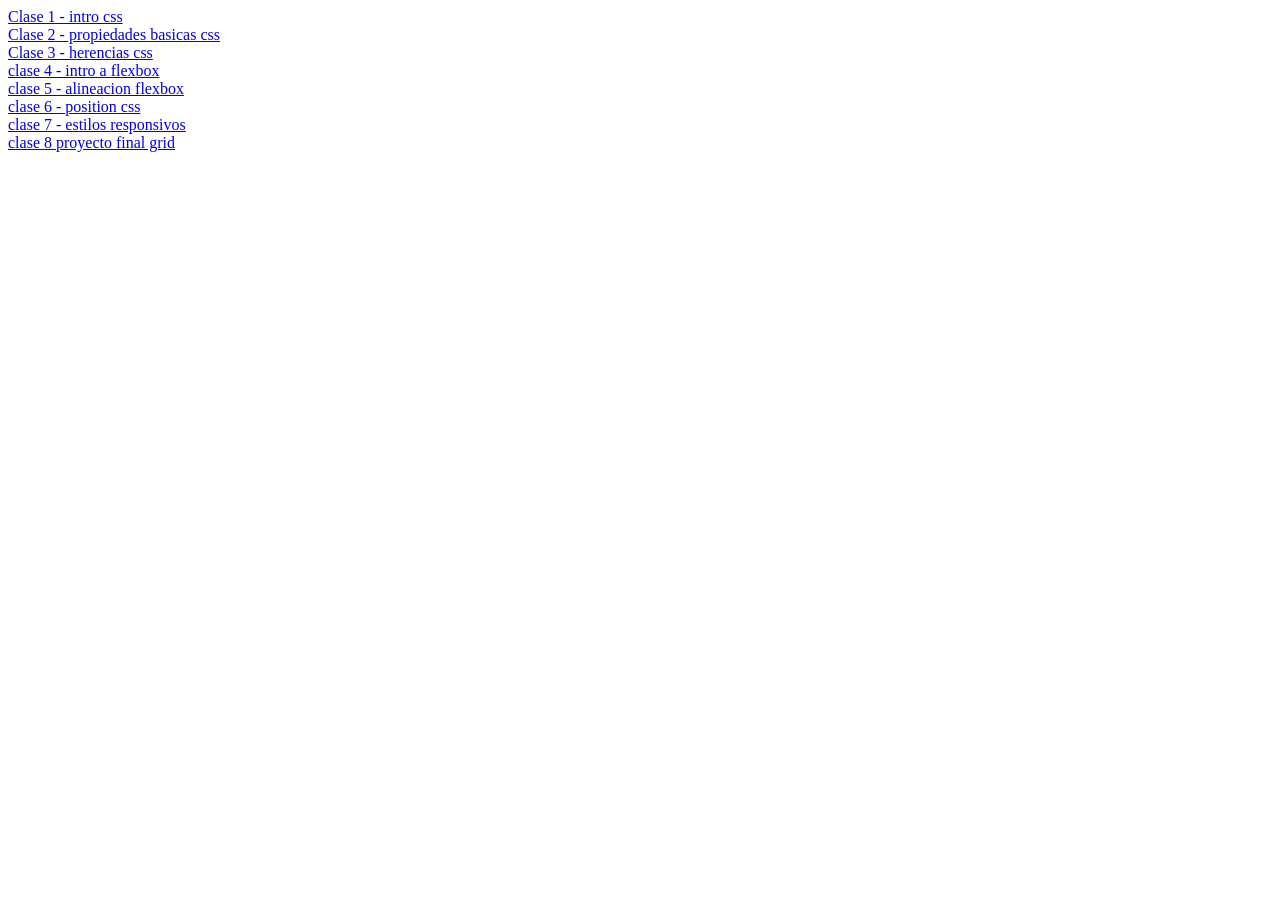
<file: index.html>
<!DOCTYPE html>
<html lang="en">
<head>
<meta charset="UTF-8">
<meta name="viewport" content="width=device-width, initial-scale=1.0">
<title>Document</title>
</head>
<body>

<a href="./01-intro-css/index.html">Clase 1 - intro css</a>
<br>
<a href="./01-propiedades-basicas-css/index.html">Clase 2 - propiedades basicas css</a>
<br>
<a href="./03-herencia-css/index.html">Clase 3 - herencias css</a>
<br>
<a href="./04-intro-flexbox/index.html">clase 4 - intro a flexbox</a>
<br>
<a href="./05-alineacion-flexbox/">clase 5 - alineacion flexbox</a>
<br>
<a href="./06-position-css/">clase 6 - position css</a>
<br>
<a href="./07-estilos-responsivos/">clase 7 - estilos responsivos</a>
<br>
<a href="./08-proyecto-final-grid/">clase 8 proyecto final grid</a>


</body>
</html>
</file>
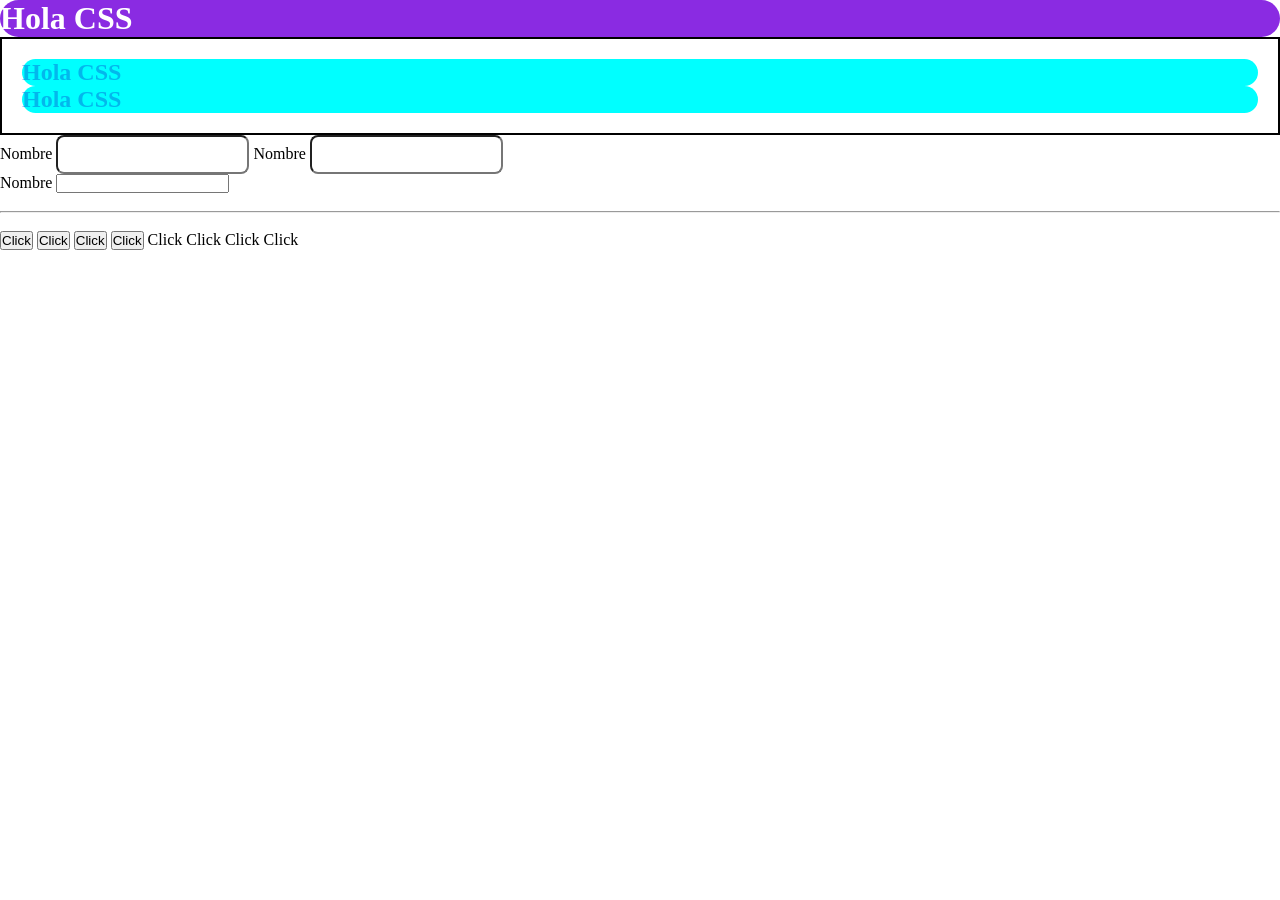
<file: 01-intro-css/index.html>
<!DOCTYPE html>
<html lang="en">
<head>
<meta charset="UTF-8">
<meta name="viewport" content="width=device-width, initial-scale=1.0">
<title>Intro a CSS</title>
<!-- Forma 3: Más efectiva -->
<link rel="stylesheet" href="./style.css">
<!-- Forma 1: CSS interno -->
<style>
    h1{
    background-color: blueviolet;
    }
</style>
</head>
<body>

<!-- Forma 2: CSS Inline -->
<h1 style="color: white">Hola CSS</h1>
<section id="destacados">
    <h1 class="bg-aqua color-blue">Hola CSS</h1>
    <h1 class="bg-aqua color-blue">Hola CSS</h1>
</section>

<!-- Estructura para selector avanzado -->

<form class="form-registro">
    <div class="datos-persona">
    <label for="">Nombre</label>
    <input type="text" class="input-nombre">
    </div>
    <div class="datos-persona">
    <label for="">Nombre</label>
<input type="text" class="input-nombre">
    </div>
</form>

<form class="form-registro">
    <div class="datos-mascota">
    <label for="">Nombre</label>
    <input type="text" class="input-nombre">
    </div>
</form>

<br>
<hr>
<br>

<button>Click</button>
<button>Click</button>
<button>Click</button>
<button>Click</button>

<p>Click</p>
<p>Click</p>
<p>Click</p>
<p>Click</p>

<link rel="preconnect" href="https://fonts.googleapis.com">
<link rel="preconnect" href="https://fonts.gstatic.com" crossorigin>
<link href="https://fonts.googleapis.com/css2?family=Uncial+Antiqua&display=swap" rel="stylesheet">

<link rel="preconnect" href="https://fonts.googleapis.com">
<link rel="preconnect" href="https://fonts.gstatic.com" crossorigin>
<link href="https://fonts.googleapis.com/css2?family=Pacifico&family=Uncial+Antiqua&display=swap" rel="stylesheet">

</body>
</html>
</file>
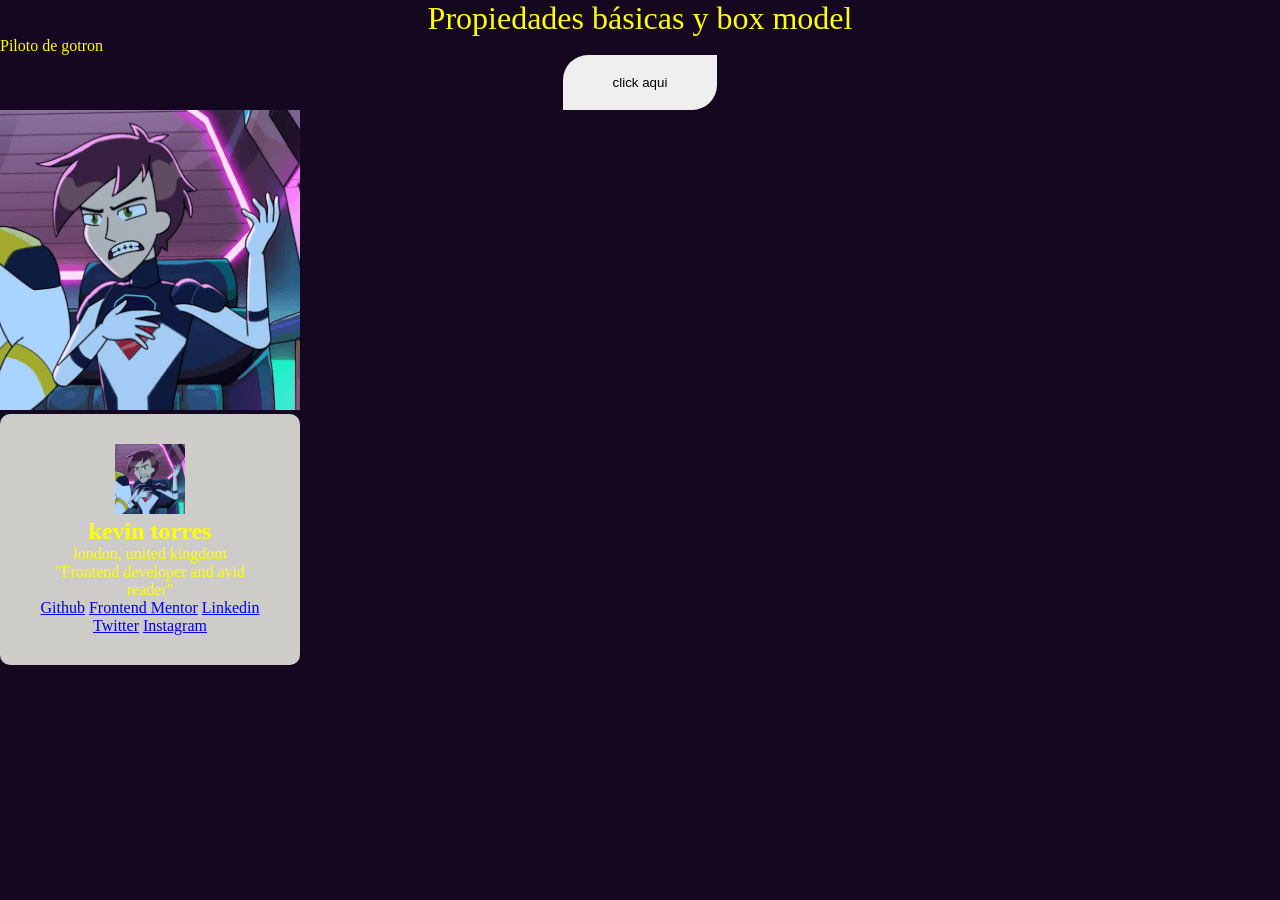
<file: 01-propiedades-basicas-css/index.html>
<!DOCTYPE html>
<html lang="en">
<head>
    <meta charset="UTF-8">
    <meta name="viewport" content="width=
    , initial-scale=1.0">
    <title>Document</title>
    <link rel="preconnect" href="https://fonts.googleapis.com">
<link rel="preconnect" href="https://fonts.gstatic.com" crossorigin>
<link href="https://fonts.googleapis.com/css2?family=Uncial+Antiqua&display=swap" rel="stylesheet">
    <link rel="stylesheet" href="./style.css">
</head>
<body>

<h1 class="titulo">Propiedades básicas y box model</h1>
<p>Piloto de gotron</p>
<div class="btn-box"> <button>click aqui</button>
</div>
<div id="Portada">
    <img src="./assets/778.jpeg" alt="Gotron Pilot">
</div>


<div class="user-card">
<div class="user-card-info">
    <img src="./assets/778.jpeg" width="70" alt="Gotron Pilot">
    <h2>kevin torres</h2>
    <p class="text-green">london, united kingdom</p>
    <p>"Frontend developer and avid reader" </p>
</div>
<div class="user-card-links">
<a href="..." class="btn.link">Github</a>
<a href="..." class="btn.link">Frontend Mentor</a>
<a href="..." class="btn.link">Linkedin</a>
<a href="..." class="btn.link">Twitter</a>
<a href="..." class="btn.link">Instagram</a>

</div>
</div>

    
</body>
</html>
</file>
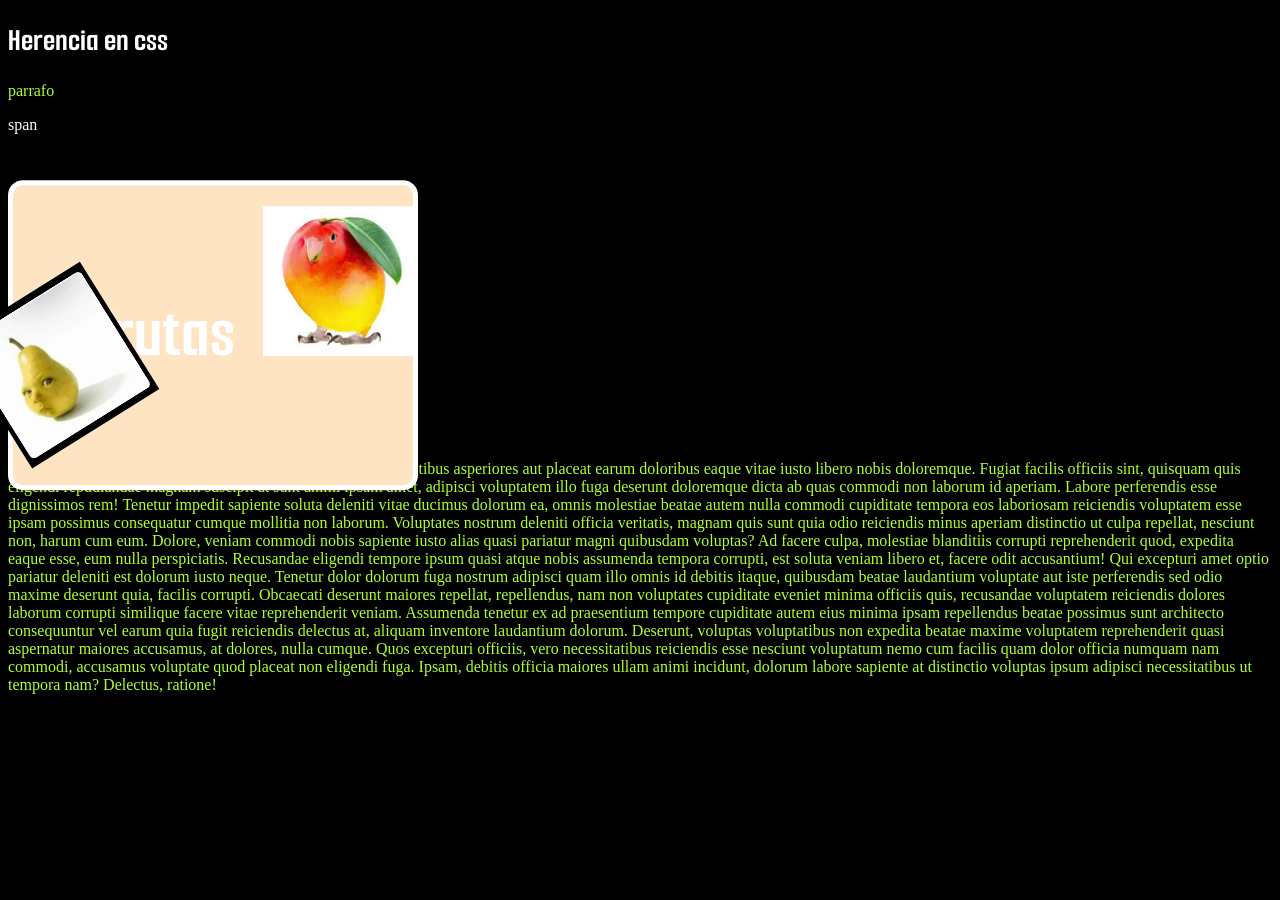
<file: 03-herencia-css/index.html>
<!doctype html>
<html lang="en">
<head>
    <meta charset="UTF-8" />
    <meta name="viewport" content="width=device-width, initial-scale=1.0" />
    <title>herencia en css</title>
    <link rel="stylesheet" href="style.css" />
    <link rel="preconnect" href="https://fonts.googleapis.com" />
    <link rel="preconnect" href="https://fonts.gstatic.com" crossorigin />
    <link
    href="https://fonts.googleapis.com/css2?family=Smooch+Sans:wght@100..900&display=swap"
    rel="stylesheet"
    />
</head>
<body>
    <h1>Herencia en css</h1>

    <p class="p" id="miParrafo">parrafo</p>
    <span>span</span>
    <div class="parent">
    <h1>frutas </h1>
    <img class="mango" src="./assets/mango.jpg" alt="" width="150">
    <img class="pera" src="./assets/pera.webp" alt="" width="150">
    </div>
    <p>Lorem ipsum dolor sit amet consectetur adipisicing elit. Voluptatibus asperiores aut placeat earum doloribus eaque vitae iusto libero nobis doloremque. Fugiat facilis officiis sint, quisquam quis eligendi repudiandae magnam suscipit at sunt animi ipsam amet, adipisci voluptatem illo fuga deserunt doloremque dicta ab quas commodi non laborum id aperiam. Labore perferendis esse dignissimos rem! Tenetur impedit sapiente soluta deleniti vitae ducimus dolorum ea, omnis molestiae beatae autem nulla commodi cupiditate tempora eos laboriosam reiciendis voluptatem esse ipsam possimus consequatur cumque mollitia non laborum. Voluptates nostrum deleniti officia veritatis, magnam quis sunt quia odio reiciendis minus aperiam distinctio ut culpa repellat, nesciunt non, harum cum eum. Dolore, veniam commodi nobis sapiente iusto alias quasi pariatur magni quibusdam voluptas? Ad facere culpa, molestiae blanditiis corrupti reprehenderit quod, expedita eaque esse, eum nulla perspiciatis. Recusandae eligendi tempore ipsum quasi atque nobis assumenda tempora corrupti, est soluta veniam libero et, facere odit accusantium! Qui excepturi amet optio pariatur deleniti est dolorum iusto neque. Tenetur dolor dolorum fuga nostrum adipisci quam illo omnis id debitis itaque, quibusdam beatae laudantium voluptate aut iste perferendis sed odio maxime deserunt quia, facilis corrupti. Obcaecati deserunt maiores repellat, repellendus, nam non voluptates cupiditate eveniet minima officiis quis, recusandae voluptatem reiciendis dolores laborum corrupti similique facere vitae reprehenderit veniam. Assumenda tenetur ex ad praesentium tempore cupiditate autem eius minima ipsam repellendus beatae possimus sunt architecto consequuntur vel earum quia fugit reiciendis delectus at, aliquam inventore laudantium dolorum. Deserunt, voluptas voluptatibus non expedita beatae maxime voluptatem reprehenderit quasi aspernatur maiores accusamus, at dolores, nulla cumque. Quos excepturi officiis, vero necessitatibus reiciendis esse nesciunt voluptatum nemo cum facilis quam dolor officia numquam nam commodi, accusamus voluptate quod placeat non eligendi fuga. Ipsam, debitis officia maiores ullam animi incidunt, dolorum labore sapiente at distinctio voluptas ipsum adipisci necessitatibus ut tempora nam? Delectus, ratione!</p>
</body>
</html>
</file>
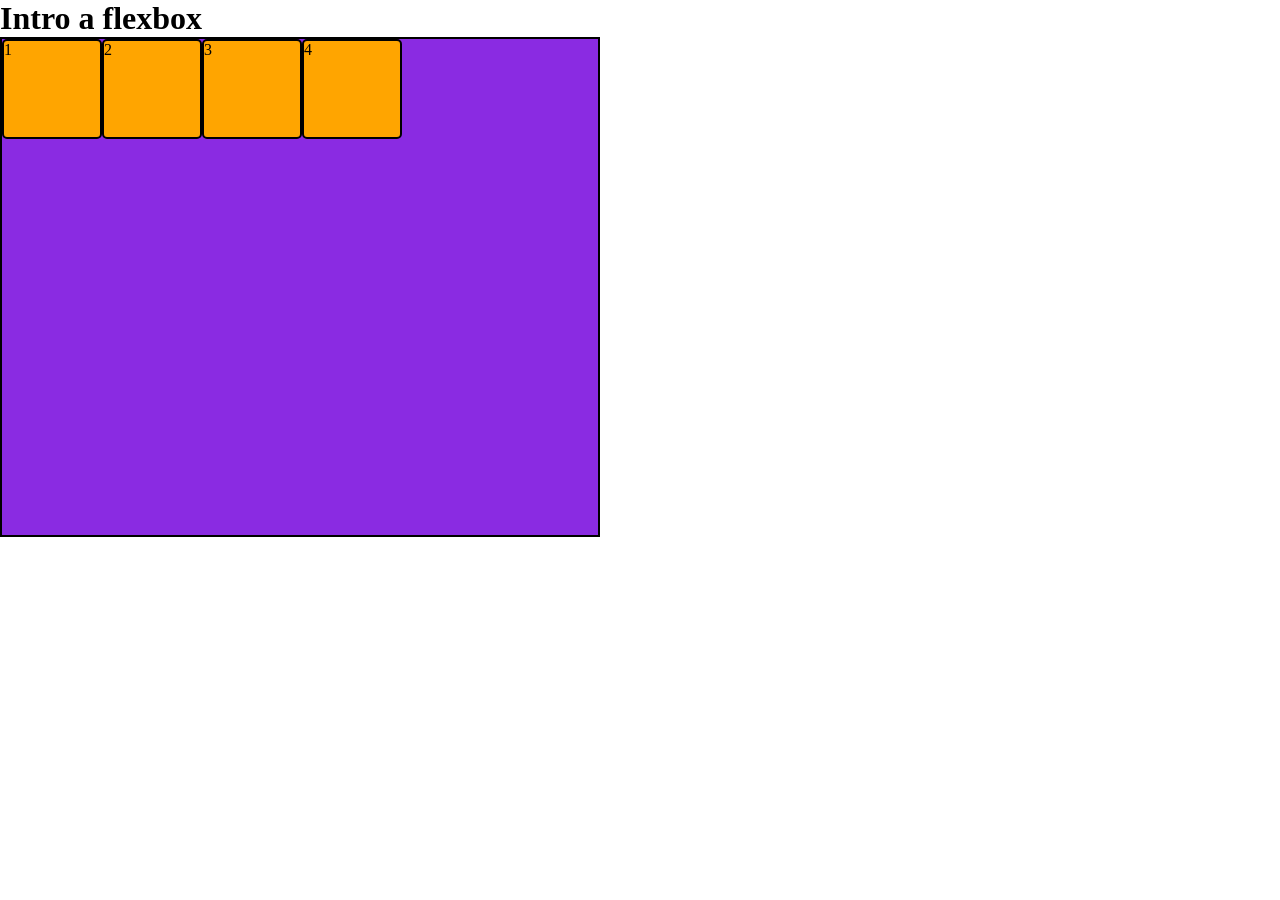
<file: 04-intro-flexbox/index.html>
<!DOCTYPE html>
<html lang="en">
<head>
    <meta charset="UTF-8">
    <meta name="viewport" content="width=device-width, initial-scale=1.0">
    <title>Document</title>
    <link rel="stylesheet" href="style.css">
</head>
<body>
    <h1>Intro a flexbox</h1>

<div class="container">
    <div class="box">1</div>
    <div class="box">2</div>
    <div class="box">3</div>
    <div class="box">4</div>
</div>
</body>
</html>
</file>
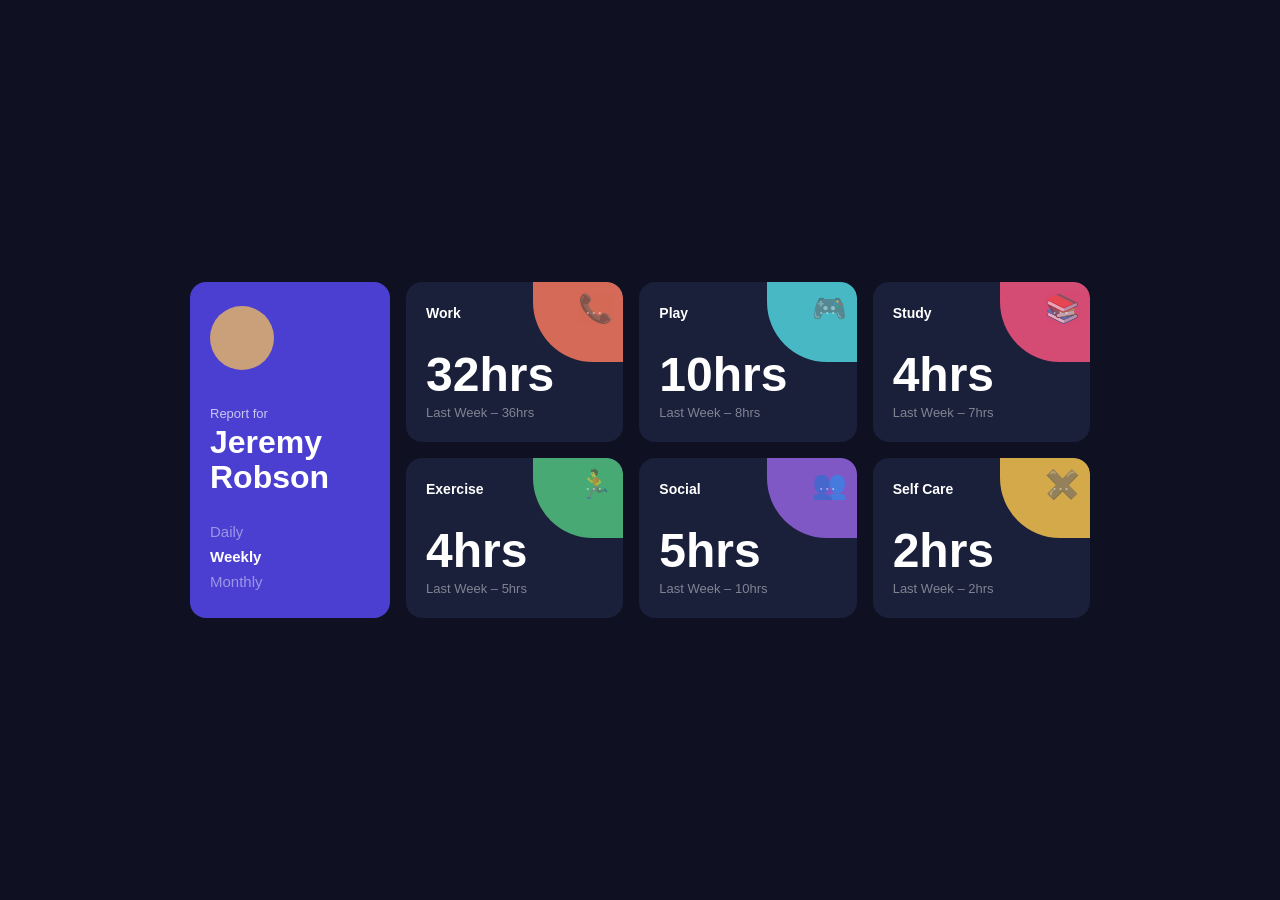
<file: 07-estilos-responsivos/index.html>
<!doctype html>
<html lang="en">
  <head>
    <meta charset="UTF-8" />
    <meta name="viewport" content="width=device-width, initial-scale=1.0" />
    <title>Estilos Responsivos</title>
    <link rel="preconnect" href="https://fonts.googleapis.com" />
    <link rel="preconnect" href="https://fonts.gstatic.com" crossorigin />
    <link
      href="https://fonts.googleapis.com/css2?family=Chicle&family=Pirata+One&family=Rubik+Glitch&display=swap"
      rel="stylesheet"
    />
    <link rel="stylesheet" href="style.css" />
  </head>
  <body>
    <div class="dashboard">
      <!-- Sidebar / Profile -->
      <div class="dashboard__sidebar">
        <div class="card card--profile">
          <div class="profile__avatar"></div>
          <p class="profile__label">Report for</p>
          <h1 class="profile__name">Jeremy Robson</h1>
          <ul class="profile__nav">
            <li class="profile__nav-item">Daily</li>
            <li class="profile__nav-item profile__nav-item--active">Weekly</li>
            <li class="profile__nav-item">Monthly</li>
          </ul>
        </div>
      </div>

      <!-- Stats grid -->
      <div class="dashboard__grid">
        <!-- Work -->
        <div class="card card--stat card--work">
          <div class="card__accent"></div>
          <span class="card__accent-icon">📞</span>
          <div class="card__header">
            <span class="card__title">Work</span>
            <span class="card__menu">···</span>
          </div>
          <p class="card__value">32hrs</p>
          <p class="card__sub">Last Week – 36hrs</p>
        </div>

        <!-- Play -->
        <div class="card card--stat card--play">
          <div class="card__accent"></div>
          <span class="card__accent-icon">🎮</span>
          <div class="card__header">
            <span class="card__title">Play</span>
            <span class="card__menu">···</span>
          </div>
          <p class="card__value">10hrs</p>
          <p class="card__sub">Last Week – 8hrs</p>
        </div>

        <!-- Study -->
        <div class="card card--stat card--study">
          <div class="card__accent"></div>
          <span class="card__accent-icon">📚</span>
          <div class="card__header">
            <span class="card__title">Study</span>
            <span class="card__menu">···</span>
          </div>
          <p class="card__value">4hrs</p>
          <p class="card__sub">Last Week – 7hrs</p>
        </div>

        <!-- Exercise -->
        <div class="card card--stat card--exercise">
          <div class="card__accent"></div>
          <span class="card__accent-icon">🏃</span>
          <div class="card__header">
            <span class="card__title">Exercise</span>
            <span class="card__menu">···</span>
          </div>
          <p class="card__value">4hrs</p>
          <p class="card__sub">Last Week – 5hrs</p>
        </div>

        <!-- Social -->
        <div class="card card--stat card--social">
          <div class="card__accent"></div>
          <span class="card__accent-icon">👥</span>
          <div class="card__header">
            <span class="card__title">Social</span>
            <span class="card__menu">···</span>
          </div>
          <p class="card__value">5hrs</p>
          <p class="card__sub">Last Week – 10hrs</p>
        </div>

        <!-- Self Care -->
        <div class="card card--stat card--selfcare">
          <div class="card__accent"></div>
          <span class="card__accent-icon">✖️</span>
          <div class="card__header">
            <span class="card__title">Self Care</span>
            <span class="card__menu">···</span>
          </div>
          <p class="card__value">2hrs</p>
          <p class="card__sub">Last Week – 2hrs</p>
        </div>
      </div>
    </div>

    <!-- Ejemplo estructura para media queries -->

    <!-- <div class="container">
      <h1>Media Queries 🚀</h1>
    </div> -->
  </body>
</html>
</file>
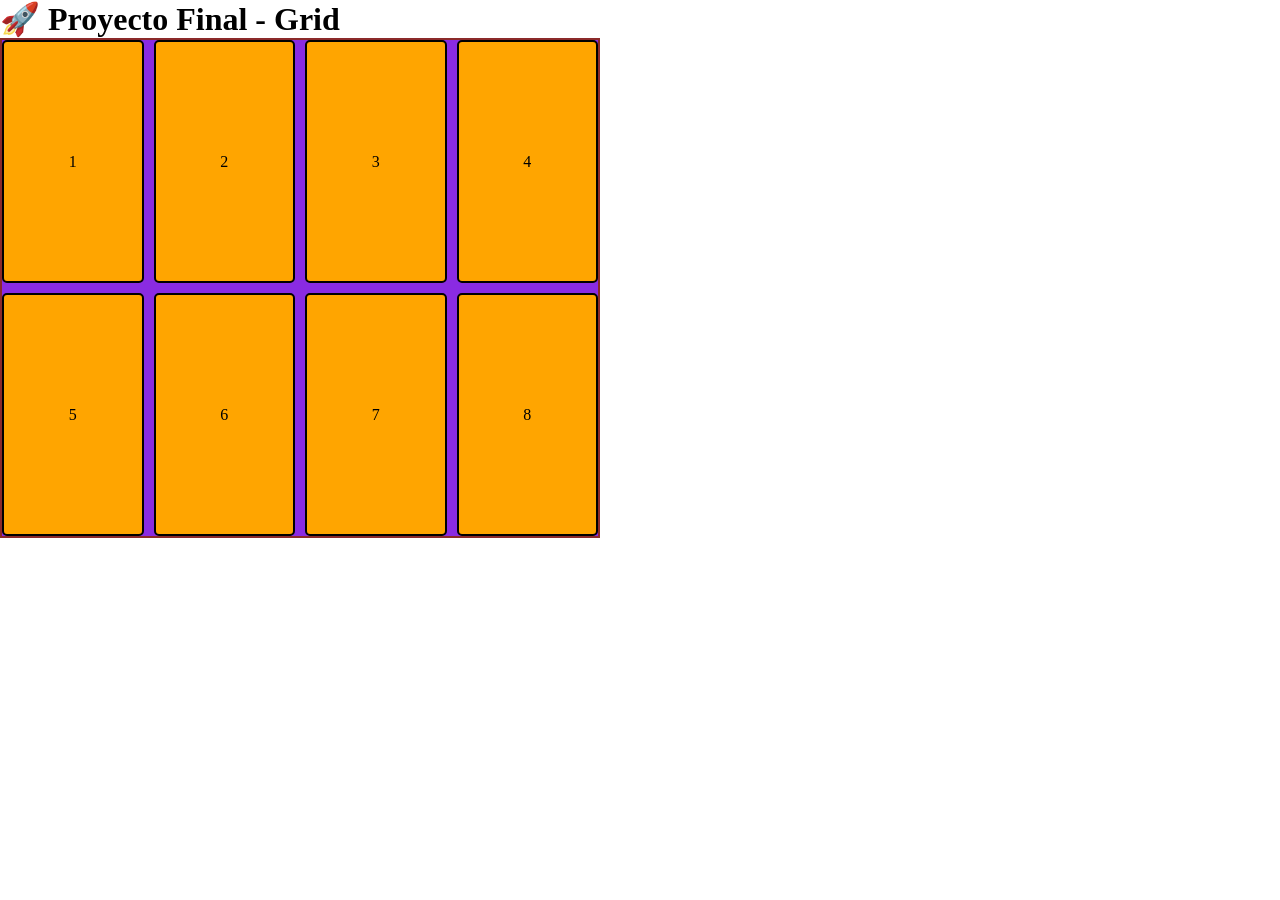
<file: 08-proyecto-final-grid/index.html>
<!DOCTYPE html>
<html lang="en">
<head>
  <meta charset="UTF-8">
  <meta name="viewport" content="width=device-width, initial-scale=1.0">
  <title>Proyecto Final - Grid</title>
  <link rel="stylesheet" href="style.css">
</head>
<body>

  <h1>🚀 Proyecto Final - Grid</h1>

  <div class="container">
    <div class="box">1</div>
    <div class="box">2</div>
    <div class="box">3</div>
    <div class="box">4</div>
    <div class="box">5</div>
    <div class="box seis">6</div>
    <div class="box siete">7</div>
    <div class="box siete">8</div>
  </div>
  
</body>
</html>
</file>
<file: 01-intro-css/style.css>
*{
margin: 0;
padding: 0;
}

h1{
border-radius: 30px;
}

.bg-aqua{
background-color: aqua;
}
.color-blue{
color: rgba(6, 84, 210, 0.425);
}

#destacados{
border: 2px solid black;
padding: 20px;
}

.form-registro .datos-persona{
display: inline-block;
}

.form-registro .datos-persona .input-nombre{
padding: 10px;
border-radius: 8px;
}
.form-registro .datos-persona .input-nombre:focus{
border: 2px solid tomato;
background-color: aquamarine;
}

button{
display: inline-block;
}
button:hover{
background-color: tomato;
color: #fff;
border: none;
padding: 10px;
transition-duration: .5s;
}

p{
display: inline-block;
}
</file>
<file: 01-propiedades-basicas-css/style.css>
*{
    margin: 0;
    padding: 0;
    box-sizing: border-box;

}

body{
    background-color: rgb(21, 7, 31);
    color: rgb(255, 255, 3);
}


.titulo{
    font-family: "pacifico", cursive;
    font-size: 2rem;
    font-weight: 100;
    font-style: normal;
    text-align: center;
}

.btn-box{
    text-align: center;
}
button{
    text-align: center;
    padding: 20px 50px;
    border-radius: 25px 0 25px 0;
    border: none;
}
#portada{
    text-align: center;
    margin-top: 40px;
}
#portada img {
    border: 20px solid orchid;
    padding: 80px;
    background-color: aliceblue;
    width: 200px;
}
/* card styles*/
.user-card{
    width: 300px;
    background-color: rgb(206, 204, 200);
    text-align: center;
    border-radius: 10px;
    padding: 30px;
}
.user-card-info.img{
    border-radius: 50%;

}
</file>
<file: 03-herencia-css/style.css>
body{
    background-color: black;
    color: #fff;
}
h1{
font-family: "Smooch Sans", sans-serif;
font-optical-sizing: auto;

}
#miParrafo{color: blueviolet;}
.p{  color: orange;}
p{   color: greenyellow!important;}

/*ejemplo posición */ 
.parent{
    background-color: bisque;
    width: 400px;
    height: 300px;
    border: 5px solid white;
    border-radius: 15px;
    position: sticky;
    top: 20%;
}
.parent h1{
    position: absolute;
    font-size: 4.5rem;
    left: 20%;
    bottom: 20%;
    z-index: 2;
}
.parent img{
    position: absolute;
}
.mango{
    right: 0;
    top: 7%;
    z-index: 1;

}
.pera{
    bottom: 15%;
    left: -8%;
    z-index: 3;
    transform: rotate(-32deg);
}
</file>
<file: 04-intro-flexbox/style.css>
*{
    margin: 0;
    padding: 0;
    box-sizing: border-box;

}

.container{
    display: flex;
    flex-direction: row;
    flex-wrap: nowrap;
    flex-direction: flex-end;


    background-color: blueviolet;
    border: 2px solid black;
    width: 600px;
    height: 500px;

}
.box{
    width: 100px;
    height: 100px;
    background-color: orange;
    border: 2px solid black;
    border-radius: 5px;
}
</file>
<file: 07-estilos-responsivos/style.css>
/* ── Variables ─────────────────────────────────────── */
:root {
  --color-bg: #0f1122;
  --color-surface: #1a1f3a;
  --color-profile: #4b3fd1;

  --color-work: #e8735a;
  --color-play: #4ec9d4;
  --color-study: #e8507a;
  --color-exercise: #4db87a;
  --color-social: #8b5fd4;
  --color-selfcare: #e8b84b;

  --text-primary: #ffffff;
  --text-muted: rgba(255, 255, 255, 0.45);
  --text-label: rgba(255, 255, 255, 0.6);

  --radius-card: 16px;
  --gap: 16px;

  --font: "Barlow", sans-serif;
}

/* ── Reset ─────────────────────────────────────────── */
*,
*::before,
*::after {
  box-sizing: border-box;
  margin: 0;
  padding: 0;
}

/* ── Base ──────────────────────────────────────────── */
body {
  background: var(--color-bg);
  font-family: var(--font);
  color: var(--text-primary);
  min-height: 100vh;
  display: flex;
  align-items: center;
  justify-content: center;
  padding: 32px;
}

/* ── Layout ────────────────────────────────────────── */
.dashboard {
  display: flex;
  gap: var(--gap);
  max-width: 900px;
  width: 100%;
}

.dashboard__sidebar {
  flex: 0 0 200px;
}

.dashboard__grid {
  flex: 1;
  display: flex;
  flex-wrap: wrap;
  gap: var(--gap);
}

.dashboard__grid .card--stat {
  flex: 1 1 calc(33.333% - var(--gap));
}

/* ── Card base ─────────────────────────────────────── */
.card {
  background: var(--color-surface);
  border-radius: var(--radius-card);
  overflow: hidden;
  position: relative;
}

/* ── Profile card ──────────────────────────────────── */
.card--profile {
  background: var(--color-profile);
  display: flex;
  flex-direction: column;
  padding: 24px 20px 28px;
  height: 100%;
}

.profile__avatar {
  width: 64px;
  height: 64px;
  border-radius: 50%;
  background: #c9a07a;
  overflow: hidden;
  margin-bottom: auto;
  flex-shrink: 0;
}

.profile__avatar img {
  width: 100%;
  height: 100%;
  object-fit: cover;
}

.profile__label {
  font-size: 13px;
  font-weight: 300;
  color: rgba(255, 255, 255, 0.7);
  margin-top: 24px;
  margin-bottom: 4px;
}

.profile__name {
  font-size: 32px;
  font-weight: 700;
  line-height: 1.1;
  margin-bottom: 28px;
}

.profile__nav {
  display: flex;
  flex-direction: column;
  gap: 8px;
  list-style: none;
}

.profile__nav-item {
  font-size: 15px;
  font-weight: 300;
  color: var(--text-muted);
  cursor: pointer;
}

.profile__nav-item--active {
  font-weight: 700;
  color: var(--text-primary);
}

/* ── Stat card ─────────────────────────────────────── */
.card--stat {
  display: flex;
  flex-direction: column;
  padding: 20px 20px 22px;
  min-height: 160px;
}

.card__accent {
  position: absolute;
  top: 0;
  right: 0;
  width: 90px;
  height: 80px;
  border-radius: 0 var(--radius-card) 0 60px;
  opacity: 0.9;
}

.card__accent-icon {
  position: absolute;
  top: 10px;
  right: 10px;
  font-size: 28px;
  opacity: 0.55;
}

.card__header {
  display: flex;
  align-items: center;
  justify-content: space-between;
  position: relative;
  z-index: 1;
  margin-bottom: auto;
}

.card__title {
  font-size: 14px;
  font-weight: 700;
  color: var(--text-primary);
}

.card__menu {
  font-size: 18px;
  color: var(--text-muted);
  cursor: pointer;
  letter-spacing: 1px;
}

.card__value {
  font-size: 48px;
  font-weight: 700;
  line-height: 1;
  margin-bottom: 6px;
}

.card__sub {
  font-size: 13px;
  font-weight: 300;
  color: var(--text-muted);
}

/* ── Accent colors per category ────────────────────── */
.card--work .card__accent {
  background: var(--color-work);
}
.card--play .card__accent {
  background: var(--color-play);
}
.card--study .card__accent {
  background: var(--color-study);
}
.card--exercise .card__accent {
  background: var(--color-exercise);
}
.card--social .card__accent {
  background: var(--color-social);
}
.card--selfcare .card__accent {
  background: var(--color-selfcare);
}

/* Estilos cards website Tablet */
@media screen and (max-width: 815px) {
  .dashboard {
    flex-direction: column;
  }
  .card--profile {
    text-align: center;
    align-items: center;
  }
}

/* Estilos cards website Mobile */
@media screen and (max-width: 575px) {
  .dashboard__grid .card--stat {
    flex: unset;
  }
  .card--stat {
    width: 100%;
  }
  .card__value {
    font-weight: lighter;
  }
}

/* Estilos Desktop */
/* .container {
  display: flex;
  justify-content: center;
  align-items: center;
  height: 100vh;
  background-color: blueviolet;
  color: #fff;
  font-family: "Pirata One", system-ui;
} */

/* Estilos Tablet */
/* @media screen and (max-width: 960px) {
  .container {
    background-color: orange;
    font-family: "Rubik Glitch", system-ui;
  }
} */

/* Estilos Mobile */
/* @media screen and (max-width: 520px) {
  .container {
    background-color: rgb(0, 157, 255);
    font-family: "Chicle", serif;
  }
} */
</file>
<file: 08-proyecto-final-grid/style.css>
* {
  margin: 0;
  padding: 0;
  box-sizing: border-box;
}

.container {
  display: grid;
  grid-template-columns: repeat(4, 1fr);
  /* grid-template-rows: 2fr 1fr 1fr; */
  background-color: blueviolet;
  gap: 10px;

  border: 2px solid rgb(140, 42, 42);
  width: 600px;
  height: 500px;
}

.box {
  display: flex;
  justify-content: center;
  align-items: center;
  width: 100%;
  /* height: 100px; */
  background-color: orange;
  border: 2px solid black;
  border-radius: 5px;
}
</file>
